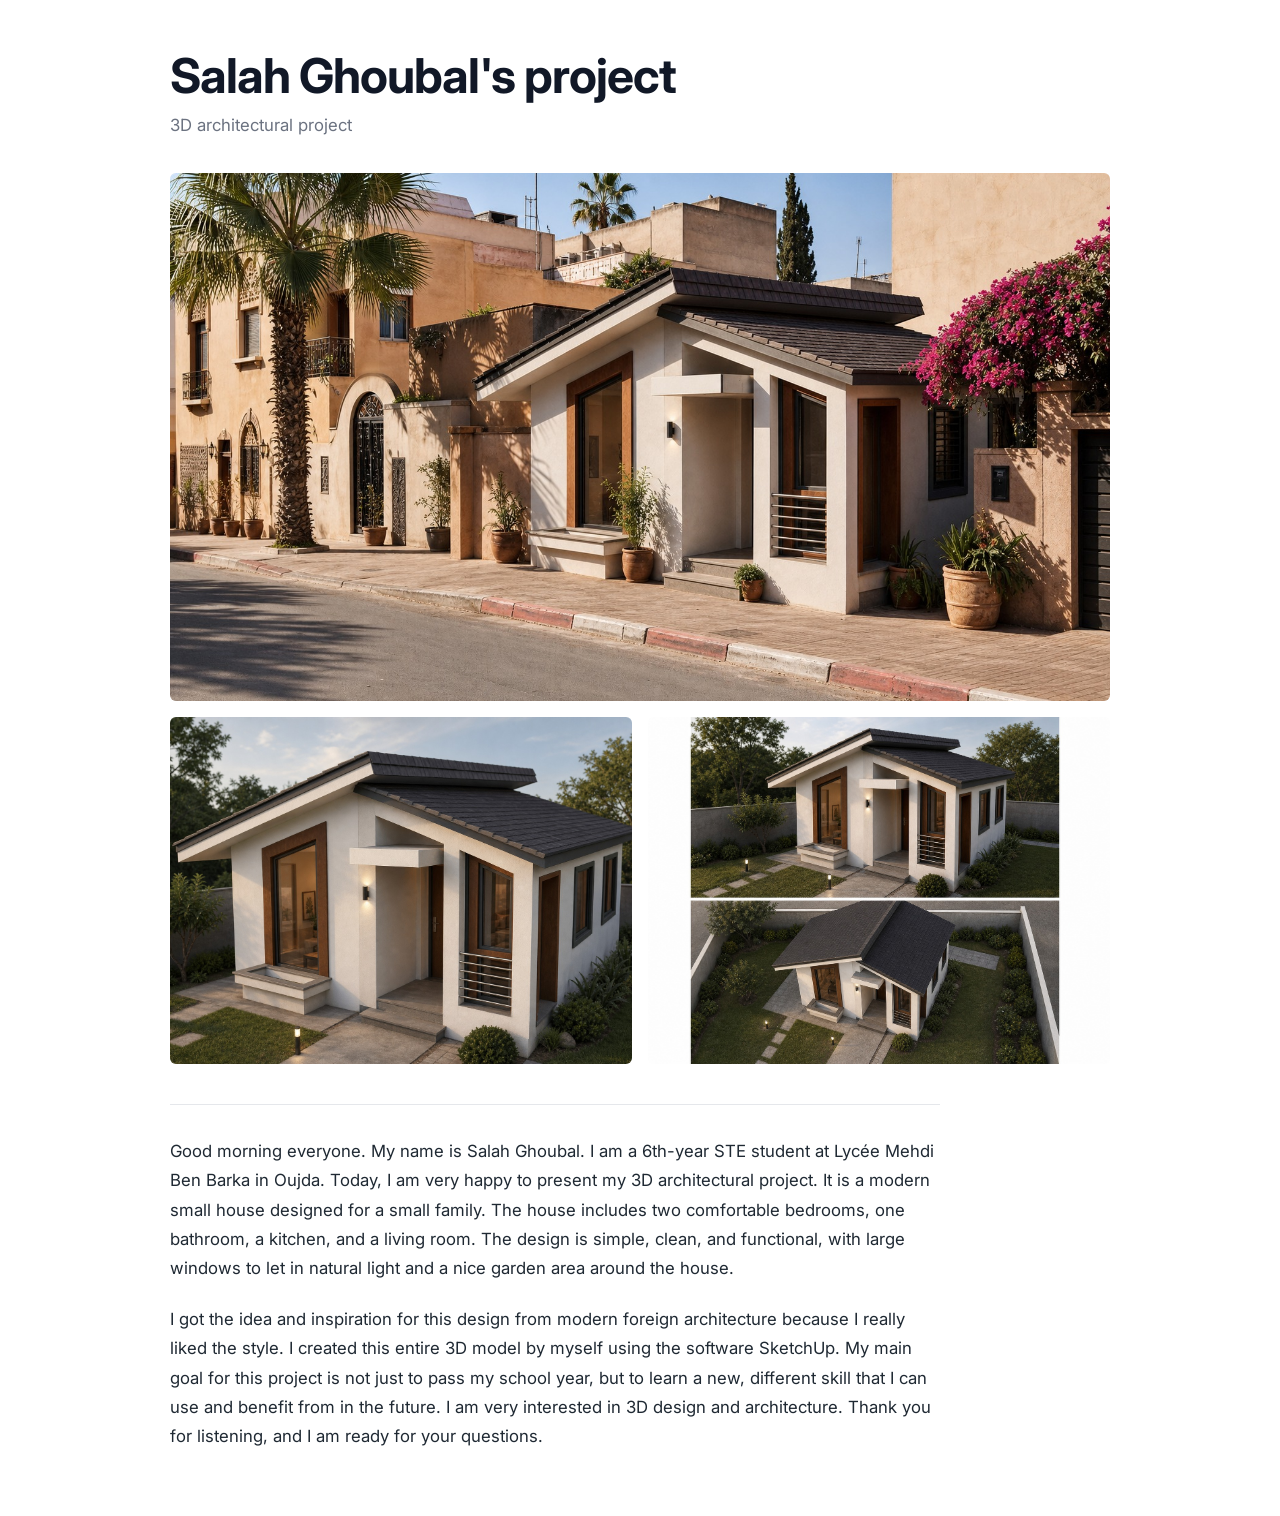
<file: index.html>
<!DOCTYPE html>
<html lang="en">
<head>
    <meta charset="UTF-8">
    <meta name="viewport" content="width=device-width, initial-scale=1.0">
    <title>Salah Ghoubal Galerey</title>
    <link rel="preconnect" href="https://fonts.googleapis.com">
    <link rel="preconnect" href="https://fonts.gstatic.com" crossorigin>
    <link href="https://fonts.googleapis.com/css2?family=Inter:wght@400;500;600;700&display=swap" rel="stylesheet">
    <link rel="stylesheet" href="style.css">
    <link rel="icon" type="image/jpeg" href="Media/icon.jpg">
</head>
<body>
    <div class="container">
        <header class="header">
            <h1>Salah Ghoubal's project</h1>
            <p>3D architectural project</p>
        </header>

        <div class="images">
            <img class="main" src="Media/far-view.jpeg" alt="Front view of a modern house">
            <img src="Media/close-view.jpeg" alt="Close view of the house">
            <img src="Media/roof.jpeg" alt="View of the house roof">
        </div>

        <div class="text">
            <p>Good morning everyone. My name is Salah Ghoubal. I am a 6th-year STE student at Lycée Mehdi Ben Barka in Oujda. Today, I am very happy to present my 3D architectural project. It is a modern small house designed for a small family. The house includes two comfortable bedrooms, one bathroom, a kitchen, and a living room. The design is simple, clean, and functional, with large windows to let in natural light and a nice garden area around the house.</p>
            <p>I got the idea and inspiration for this design from modern foreign architecture because I really liked the style. I created this entire 3D model by myself using the software SketchUp. My main goal for this project is not just to pass my school year, but to learn a new, different skill that I can use and benefit from in the future. I am very interested in 3D design and architecture. Thank you for listening, and I am ready for your questions.</p>
        </div>
    </div>
</body>
</html>
</file>
<file: style.css>
* { box-sizing: border-box; margin: 0; padding: 0; }

body {
    background: #ffffff;
    color: #1f2933;
    font-family: "Inter", "Segoe UI", Arial, sans-serif;
    font-size: 1.05rem;
    line-height: 1.75;
}

.container {
    max-width: 980px;
    margin: 0 auto;
    padding: 3rem 1.25rem 4rem;
}

.header {
    margin-bottom: 2rem;
}

.header h1 {
    font-size: clamp(2rem, 5vw, 3rem);
    font-weight: 700;
    line-height: 1.15;
    letter-spacing: -0.02em;
    color: #111827;
}

.header p {
    margin-top: 0.5rem;
    color: #6b7280;
}

.images {
    display: grid;
    grid-template-columns: 1fr 1fr;
    gap: 1rem;
}

.images img {
    display: block;
    width: 100%;
    aspect-ratio: 4 / 3;
    object-fit: cover;
    border-radius: 6px;
    background: #f3f4f6;
}

.images .main {
    grid-column: 1 / -1;
    aspect-ratio: 16 / 9;
}

.text {
    max-width: 70ch;
    margin-top: 2.5rem;
    padding-top: 2rem;
    border-top: 1px solid #e5e7eb;
}

.text p + p {
    margin-top: 1.25em;
}

@media (max-width: 600px) {
    .container { padding-top: 2rem; }
    .images { grid-template-columns: 1fr; }
}
</file>
<file: Salah-Ghobal-Project/style.css>
* { box-sizing: border-box; margin: 0; padding: 0; }

body {
    background: #ffffff;
    color: #1f2933;
    font-family: "Inter", "Segoe UI", Arial, sans-serif;
    font-size: 1.05rem;
    line-height: 1.75;
}

.container {
    max-width: 980px;
    margin: 0 auto;
    padding: 3rem 1.25rem 4rem;
}

.header {
    margin-bottom: 2rem;
}

.header h1 {
    font-size: clamp(2rem, 5vw, 3rem);
    font-weight: 700;
    line-height: 1.15;
    letter-spacing: -0.02em;
    color: #111827;
}

.header p {
    margin-top: 0.5rem;
    color: #6b7280;
}

.images {
    display: grid;
    grid-template-columns: 1fr 1fr;
    gap: 1rem;
}

.images img {
    display: block;
    width: 100%;
    aspect-ratio: 4 / 3;
    object-fit: cover;
    border-radius: 6px;
    background: #f3f4f6;
}

.images .main {
    grid-column: 1 / -1;
    aspect-ratio: 16 / 9;
}

.text {
    max-width: 70ch;
    margin-top: 2.5rem;
    padding-top: 2rem;
    border-top: 1px solid #e5e7eb;
}

.text p + p {
    margin-top: 1.25em;
}

@media (max-width: 600px) {
    .container { padding-top: 2rem; }
    .images { grid-template-columns: 1fr; }
}
</file>
